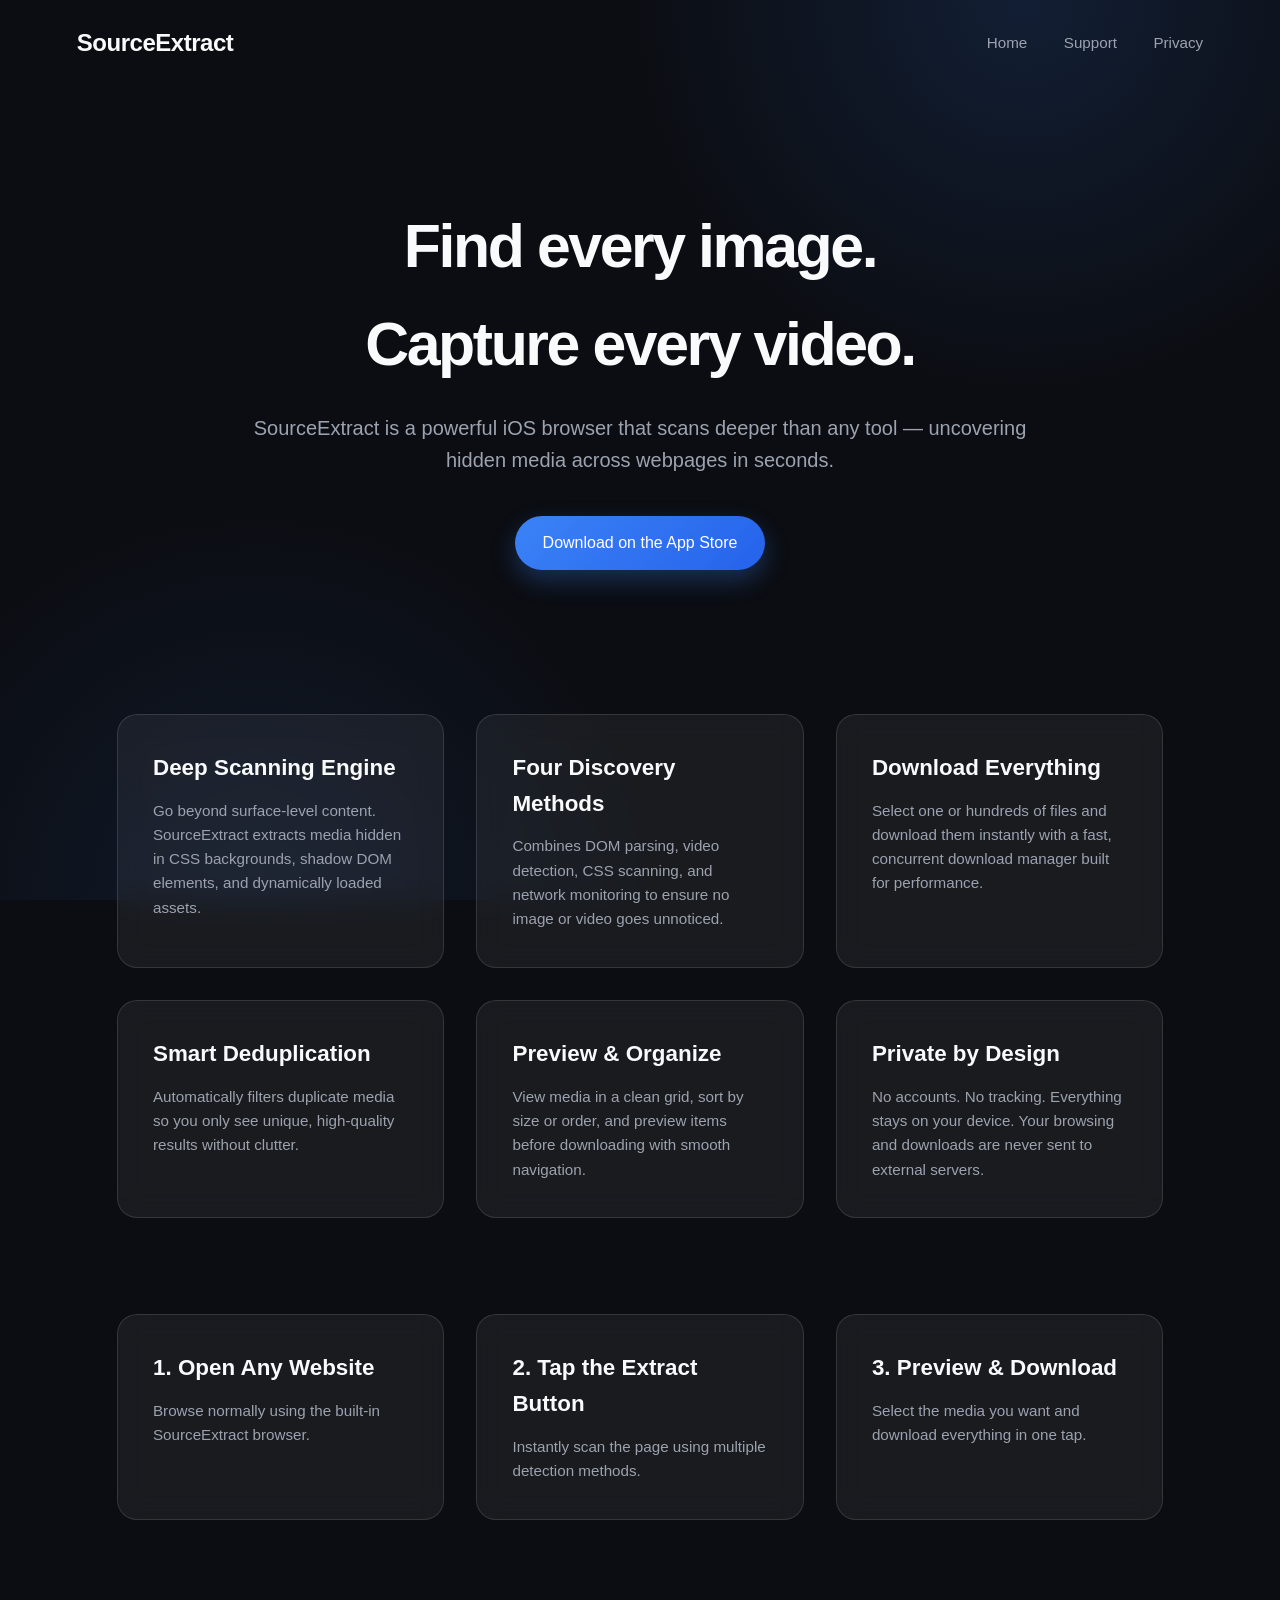
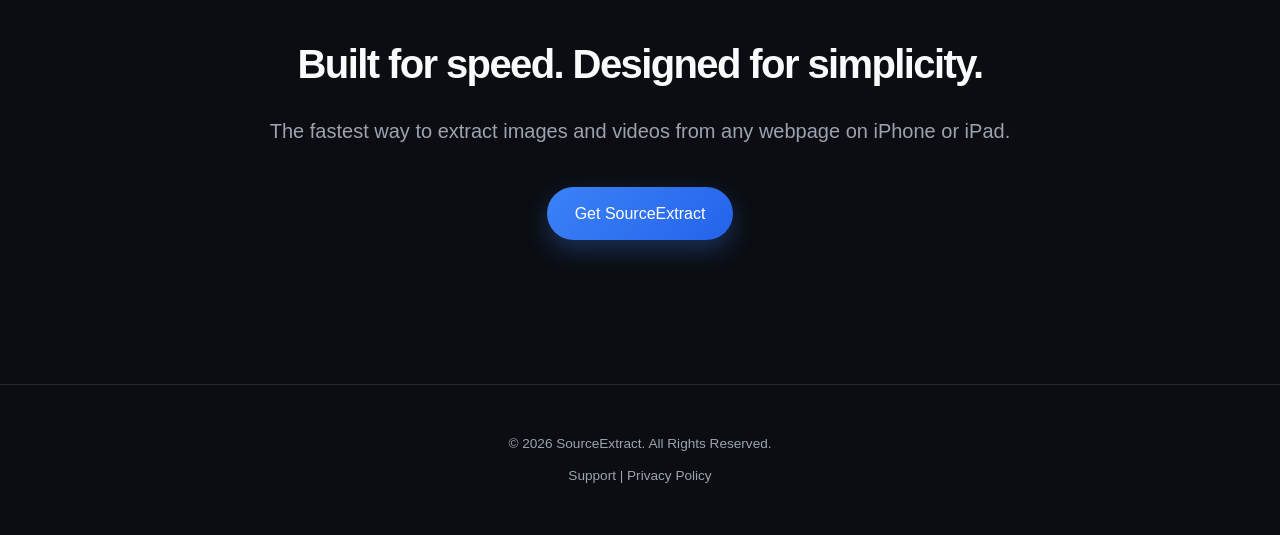
<file: index.html>
<!DOCTYPE html>
<html lang="en">
<head>
    <meta charset="UTF-8">
    <meta name="viewport" content="width=device-width, initial-scale=1.0">
    <title>SourceExtract - Web Media Extractor</title>
    <link rel="stylesheet" href="style.css">
</head>
<body>

    <header>
        <h2>SourceExtract</h2>
        <nav class="nav-links">
            <a href="index.html">Home</a>
            <a href="support.html">Support</a>
            <a href="privacy.html">Privacy</a>
        </nav>
    </header>

    <!-- HERO -->
    <section class="hero">
        <h1>Find every image.<br>Capture every video.</h1>

        <p>
            SourceExtract is a powerful iOS browser that scans deeper than any tool —
            uncovering hidden media across webpages in seconds.
        </p>

        <a href="#" class="cta">Download on the App Store</a>
    </section>

    <!-- CORE FEATURES -->
    <section class="features">

        <div class="card">
            <h3>Deep Scanning Engine</h3>
            <p>
                Go beyond surface-level content. SourceExtract extracts media hidden in
                CSS backgrounds, shadow DOM elements, and dynamically loaded assets.
            </p>
        </div>

        <div class="card">
            <h3>Four Discovery Methods</h3>
            <p>
                Combines DOM parsing, video detection, CSS scanning, and network monitoring
                to ensure no image or video goes unnoticed.
            </p>
        </div>

        <div class="card">
            <h3>Download Everything</h3>
            <p>
                Select one or hundreds of files and download them instantly with a fast,
                concurrent download manager built for performance.
            </p>
        </div>

        <div class="card">
            <h3>Smart Deduplication</h3>
            <p>
                Automatically filters duplicate media so you only see unique, high-quality
                results without clutter.
            </p>
        </div>

        <div class="card">
            <h3>Preview & Organize</h3>
            <p>
                View media in a clean grid, sort by size or order, and preview items
                before downloading with smooth navigation.
            </p>
        </div>

        <div class="card">
            <h3>Private by Design</h3>
            <p>
                No accounts. No tracking. Everything stays on your device. Your browsing
                and downloads are never sent to external servers.
            </p>
        </div>

    </section>

    <!-- HOW IT WORKS -->
    <section class="features" style="padding-top: 2rem;">
        <div class="card">
            <h3>1. Open Any Website</h3>
            <p>
                Browse normally using the built-in SourceExtract browser.
            </p>
        </div>

        <div class="card">
            <h3>2. Tap the Extract Button</h3>
            <p>
                Instantly scan the page using multiple detection methods.
            </p>
        </div>

        <div class="card">
            <h3>3. Preview & Download</h3>
            <p>
                Select the media you want and download everything in one tap.
            </p>
        </div>
    </section>

    <!-- CTA SECTION -->
    <section class="hero" style="padding-top: 3rem;">
        <h1 style="font-size: 2.5rem;">Built for speed. Designed for simplicity.</h1>
        <p>
            The fastest way to extract images and videos from any webpage on iPhone or iPad.
        </p>
        <a href="#" class="cta">Get SourceExtract</a>
    </section>

    <!-- FOOTER -->
    <footer>
        <p>&copy; 2026 SourceExtract. All Rights Reserved.</p>
        <p style="margin-top: 10px;">
            <a href="support.html" style="color: var(--text-secondary); text-decoration: none;">
                Support
            </a> |
            <a href="privacy.html" style="color: var(--text-secondary); text-decoration: none;">
                Privacy Policy
            </a>
        </p>
    </footer>

</body>
</html>
</file>
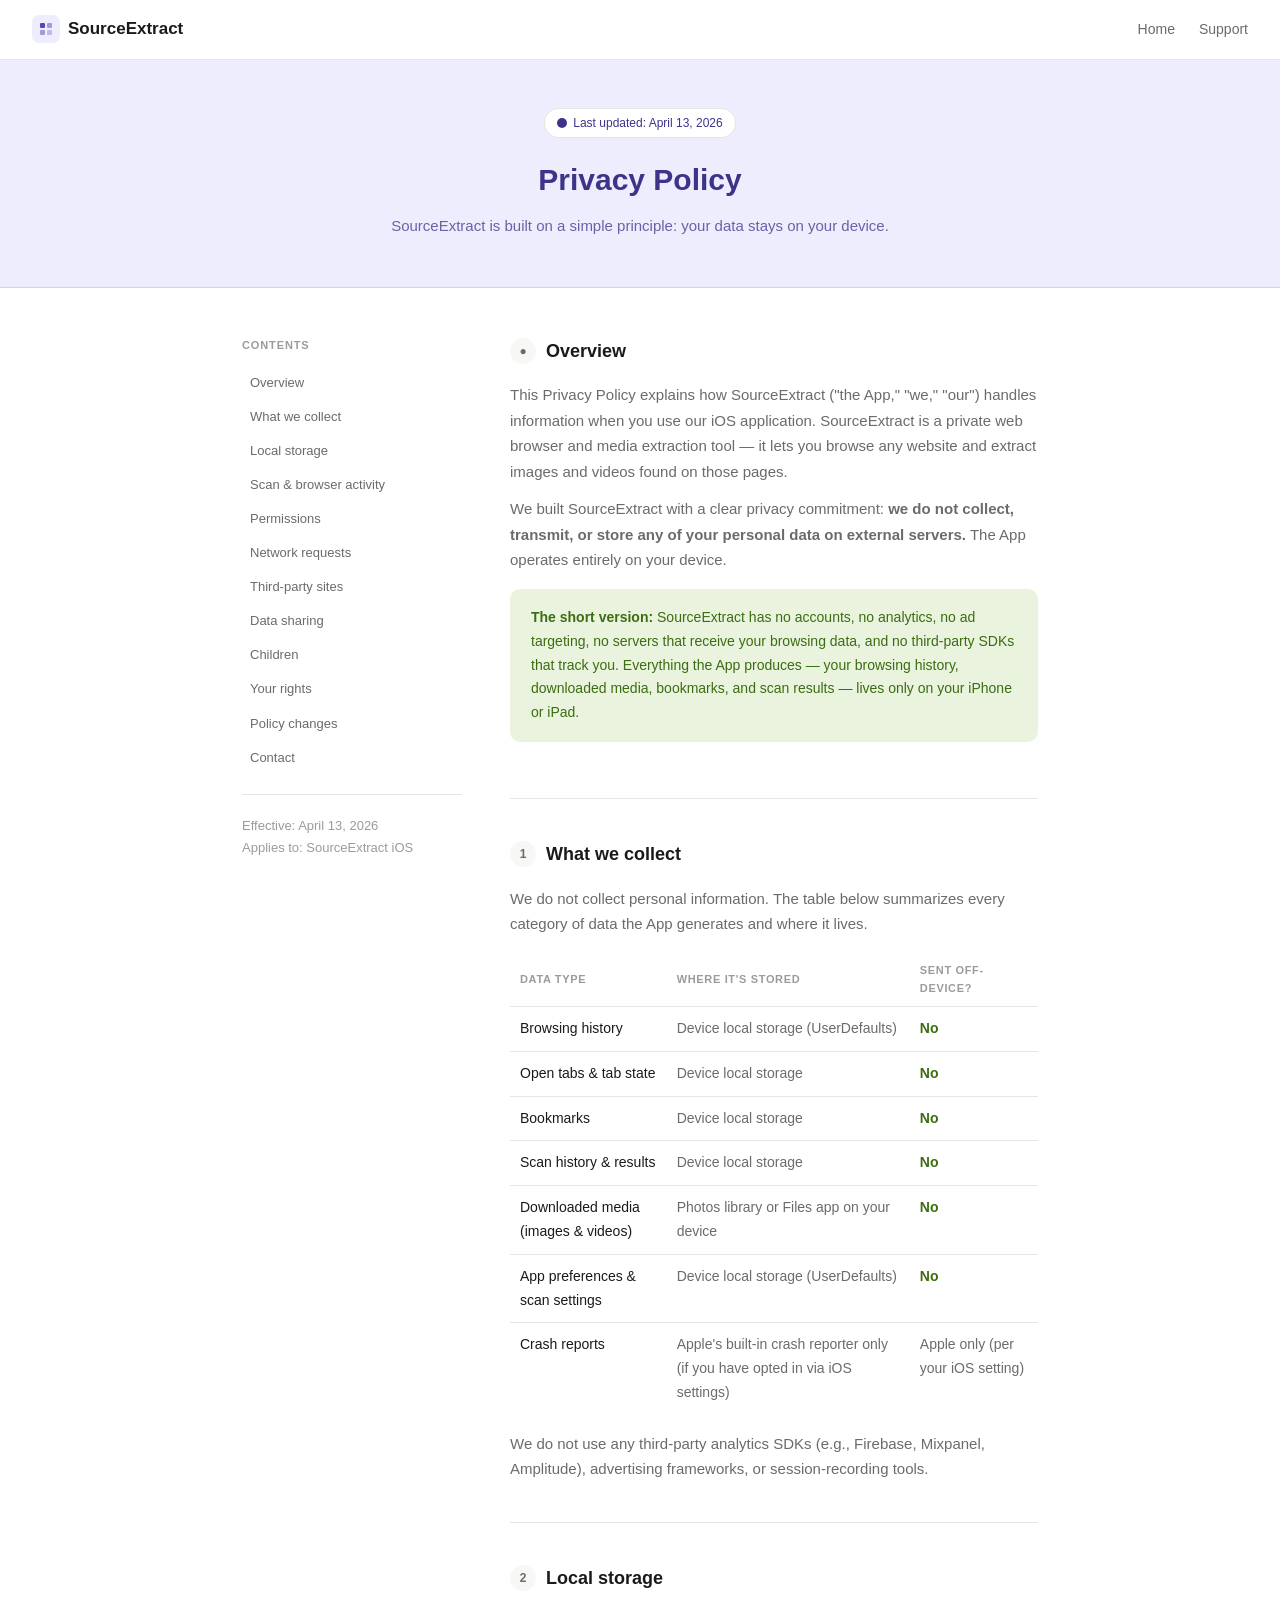
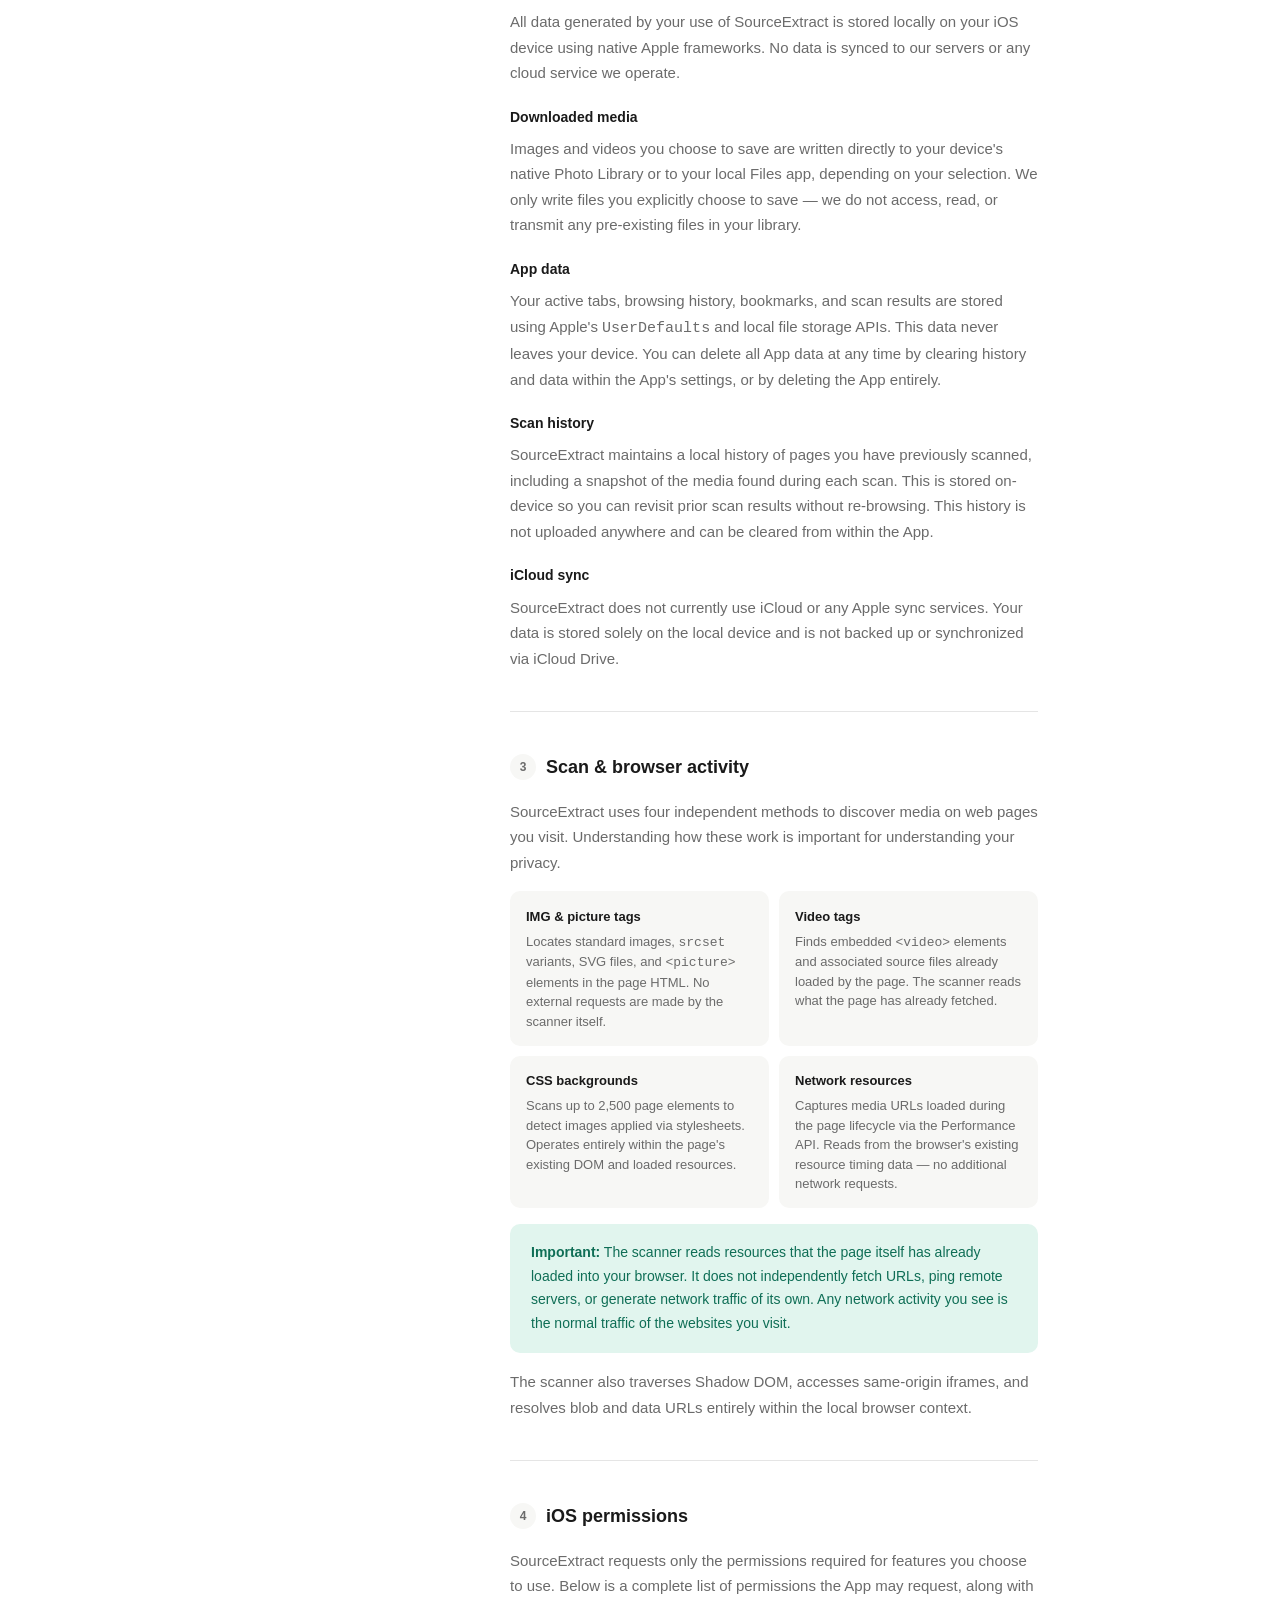
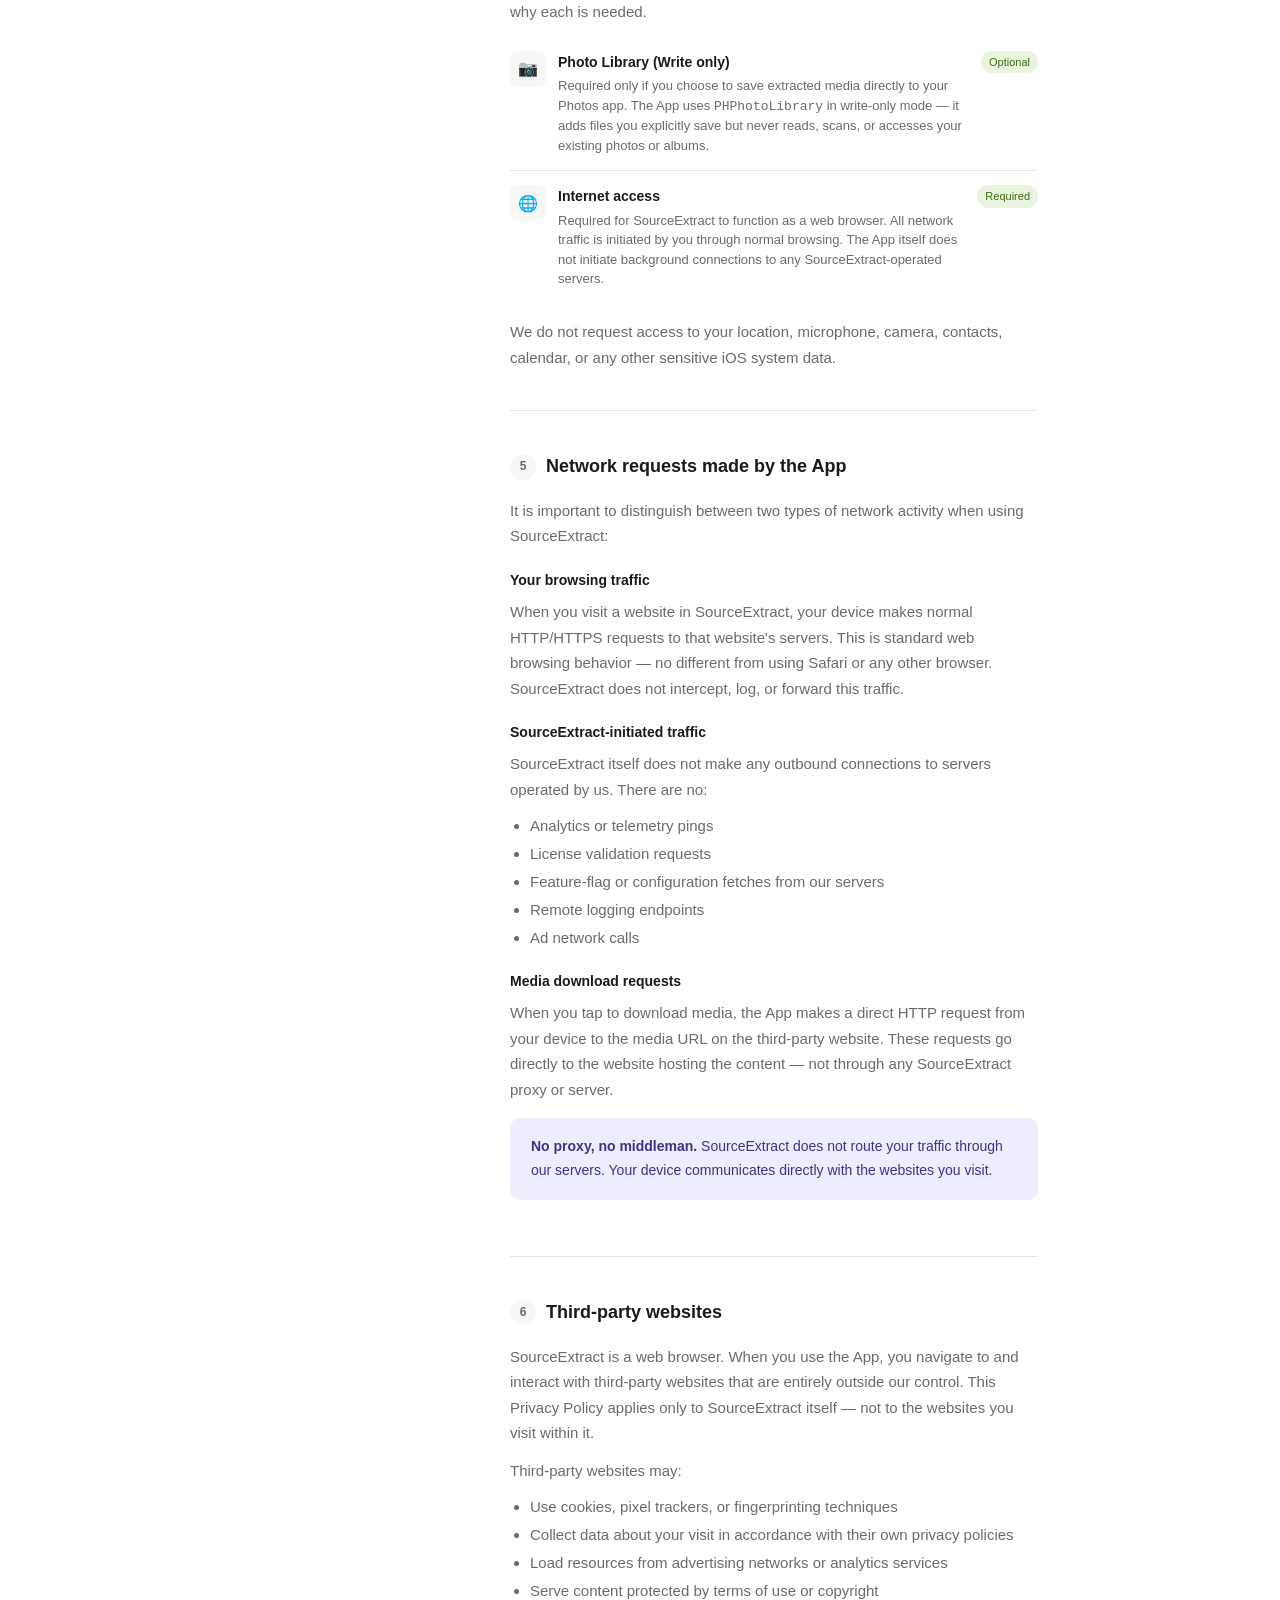
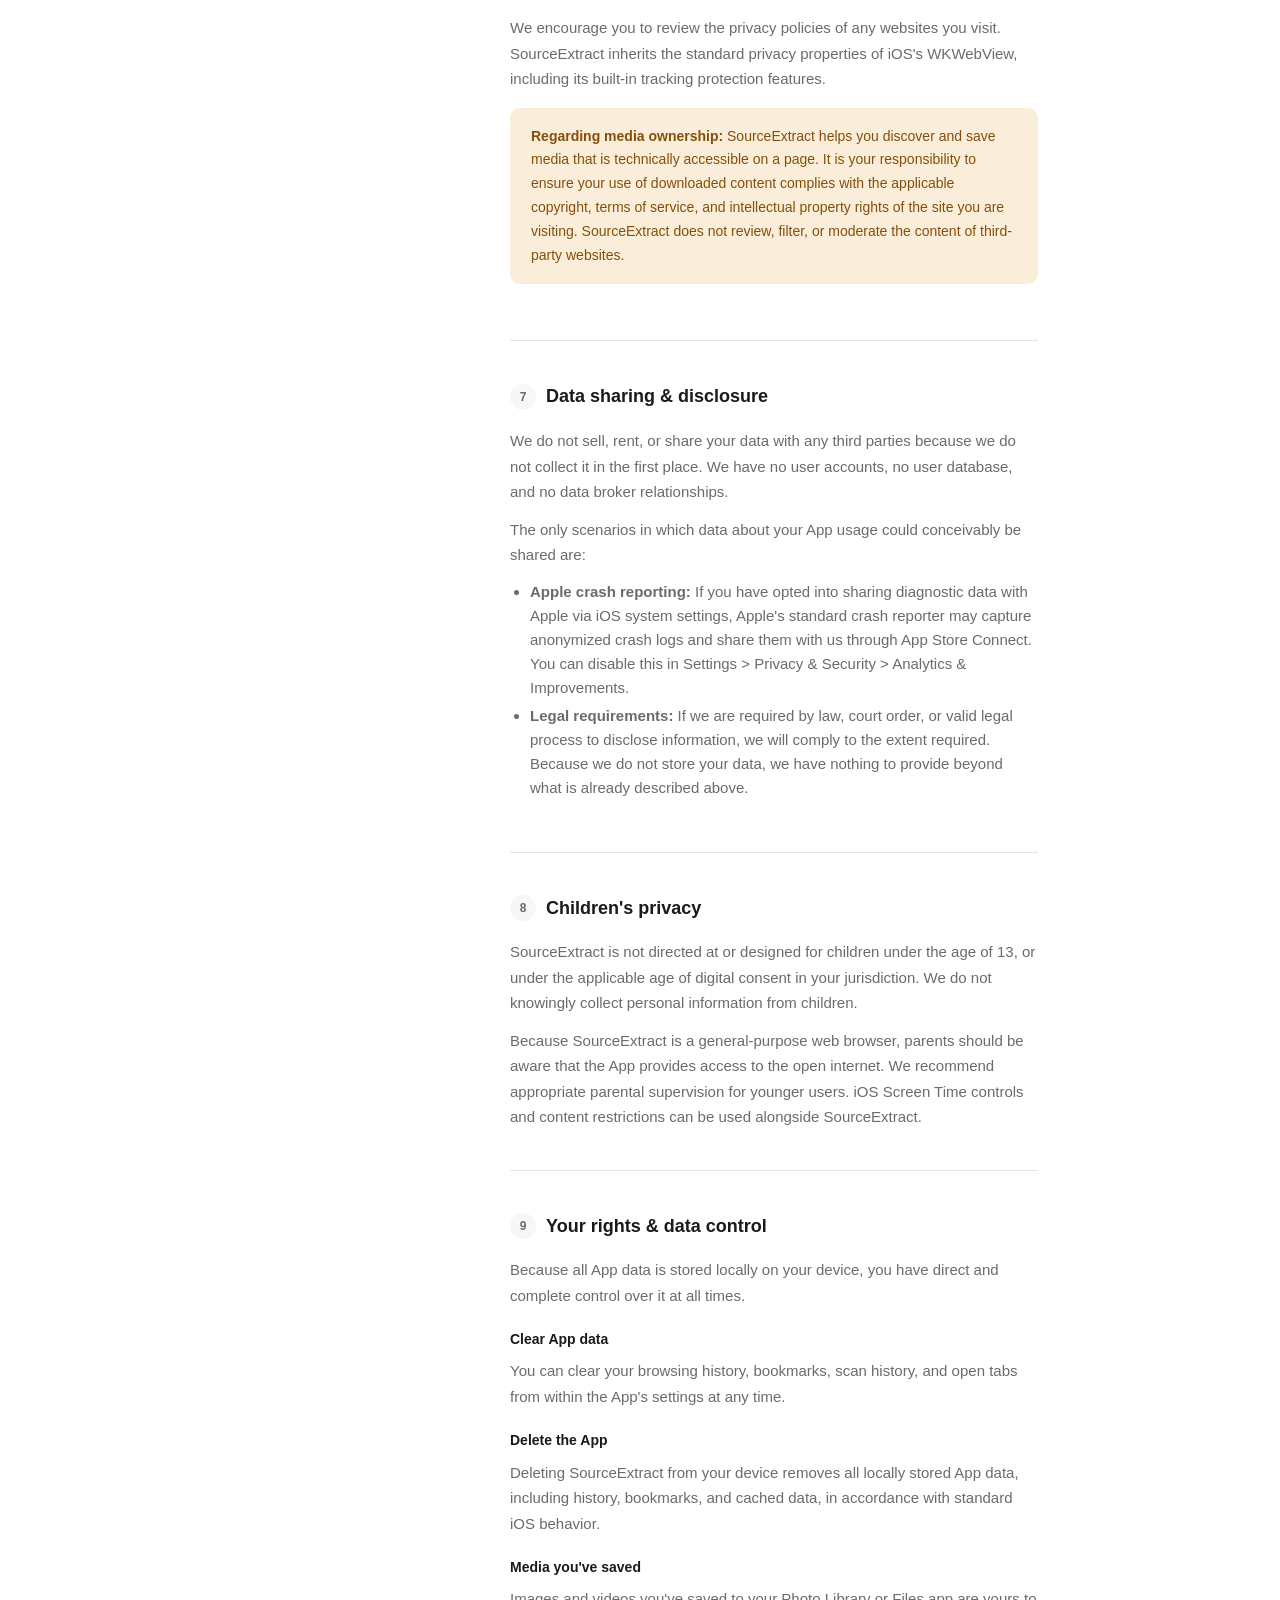
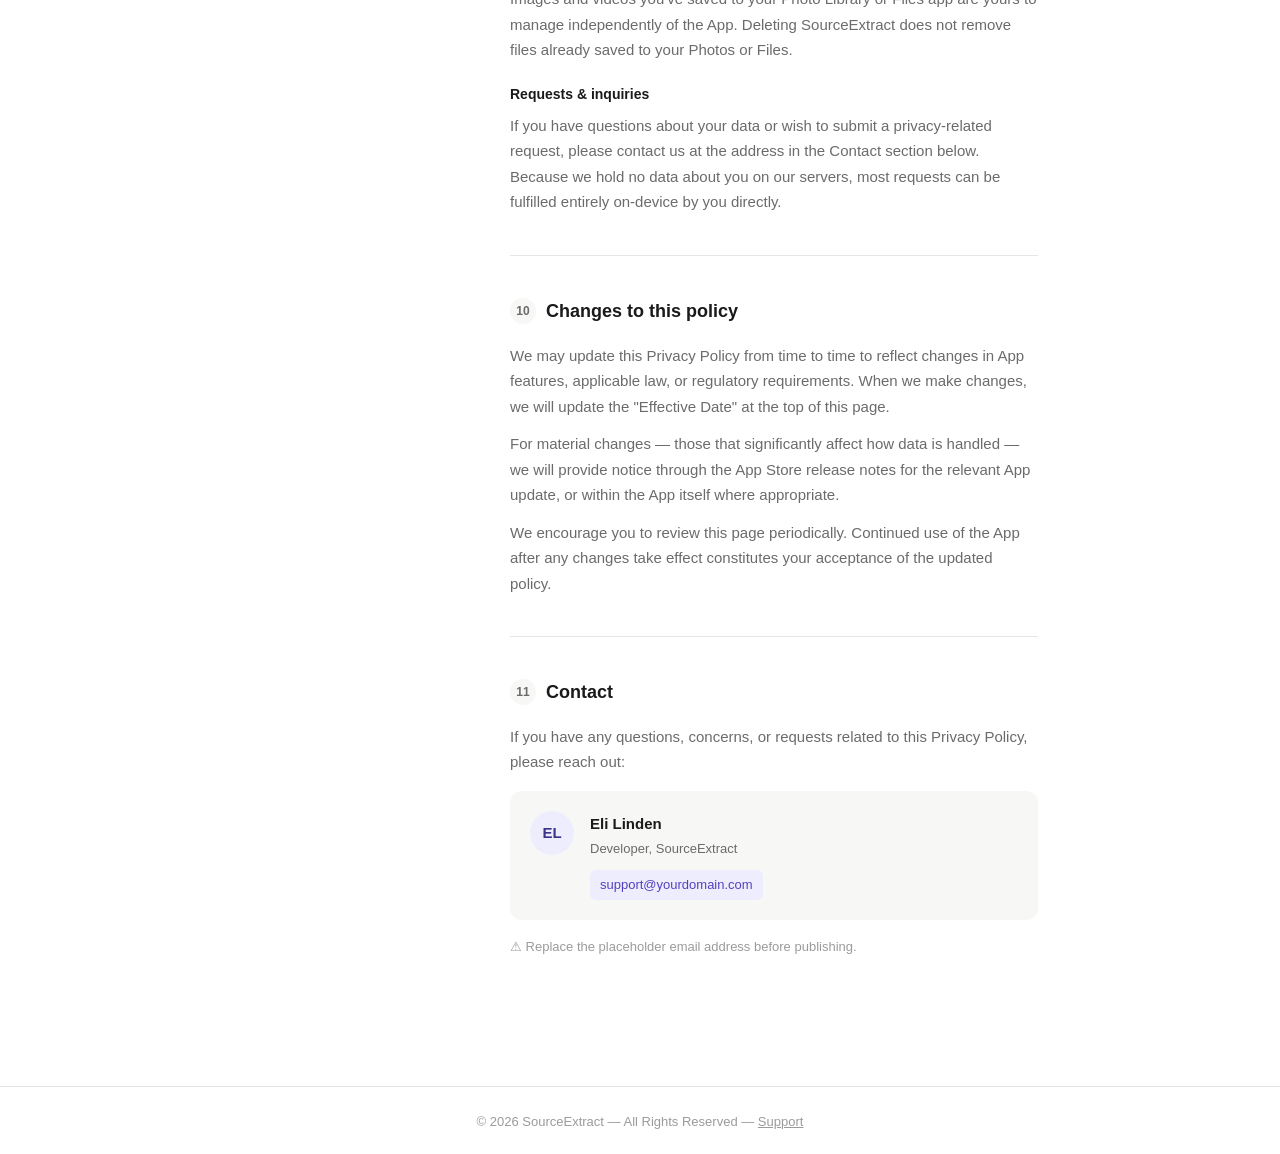
<file: privacy.html>
<!DOCTYPE html>
<html lang="en">
<head>
    <meta charset="UTF-8">
    <meta name="viewport" content="width=device-width, initial-scale=1.0">
    <title>Privacy Policy - SourceExtract</title>
    <style>
        :root {
            --bg: #ffffff;
            --bg-secondary: #f7f7f5;
            --bg-card: #ffffff;
            --text: #1a1a1a;
            --text-muted: #6b6b6b;
            --text-faint: #9b9b9b;
            --border: rgba(0,0,0,0.10);
            --accent: #5340c0;
            --accent-bg: #EEEDFE;
            --accent-text: #3C3489;
            --green-bg: #EAF3DE;
            --green-text: #3B6D11;
            --teal-bg: #E1F5EE;
            --teal-text: #0F6E56;
            --amber-bg: #FAEEDA;
            --amber-text: #854F0B;
        }
        @media (prefers-color-scheme: dark) {
            :root {
                --bg: #1a1a1a;
                --bg-secondary: #242424;
                --bg-card: #242424;
                --text: #f0f0f0;
                --text-muted: #a0a0a0;
                --text-faint: #666;
                --border: rgba(255,255,255,0.10);
                --accent: #8a7fe8;
                --accent-bg: #26215C;
                --accent-text: #CECBF6;
                --green-bg: #173404;
                --green-text: #C0DD97;
                --teal-bg: #04342C;
                --teal-text: #9FE1CB;
                --amber-bg: #412402;
                --amber-text: #FAC775;
            }
        }
        * { box-sizing: border-box; margin: 0; padding: 0; }
        body {
            font-family: -apple-system, BlinkMacSystemFont, "Segoe UI", sans-serif;
            background: var(--bg);
            color: var(--text);
            line-height: 1.7;
            font-size: 16px;
        }
        header {
            background: var(--bg);
            border-bottom: 0.5px solid var(--border);
            padding: 0 2rem;
            height: 60px;
            display: flex;
            align-items: center;
            justify-content: space-between;
            position: sticky;
            top: 0;
            z-index: 10;
        }
        .logo {
            font-size: 17px;
            font-weight: 600;
            color: var(--text);
            text-decoration: none;
            display: flex;
            align-items: center;
            gap: 8px;
        }
        .logo-icon {
            width: 28px;
            height: 28px;
            background: var(--accent-bg);
            border-radius: 7px;
            display: flex;
            align-items: center;
            justify-content: center;
        }
        .logo-icon svg { width: 16px; height: 16px; }
        nav { display: flex; gap: 1.5rem; }
        nav a {
            font-size: 14px;
            color: var(--text-muted);
            text-decoration: none;
        }
        nav a:hover { color: var(--text); }
        .hero {
            background: var(--accent-bg);
            border-bottom: 0.5px solid var(--border);
            padding: 3rem 2rem;
            text-align: center;
        }
        .hero-badge {
            display: inline-flex;
            align-items: center;
            gap: 6px;
            background: var(--bg-card);
            border: 0.5px solid var(--border);
            border-radius: 20px;
            padding: 4px 12px;
            font-size: 12px;
            color: var(--accent-text);
            font-weight: 500;
            margin-bottom: 1rem;
        }
        .hero h1 {
            font-size: 30px;
            font-weight: 600;
            color: var(--accent-text);
            margin-bottom: 0.5rem;
        }
        .hero p {
            font-size: 15px;
            color: var(--accent-text);
            opacity: 0.75;
        }
        .main-layout {
            max-width: 860px;
            margin: 0 auto;
            padding: 3rem 2rem;
            display: grid;
            grid-template-columns: 220px 1fr;
            gap: 3rem;
            align-items: start;
        }
        @media (max-width: 680px) {
            .main-layout { grid-template-columns: 1fr; }
            .sidebar { display: none; }
        }
        .sidebar {
            position: sticky;
            top: 80px;
        }
        .sidebar-label {
            font-size: 11px;
            font-weight: 600;
            text-transform: uppercase;
            letter-spacing: 0.08em;
            color: var(--text-faint);
            margin-bottom: 0.75rem;
        }
        .sidebar-nav { display: flex; flex-direction: column; gap: 2px; }
        .sidebar-nav a {
            font-size: 13px;
            color: var(--text-muted);
            text-decoration: none;
            padding: 5px 8px;
            border-radius: 6px;
            transition: background 0.1s;
        }
        .sidebar-nav a:hover {
            background: var(--bg-secondary);
            color: var(--text);
        }
        .content section {
            margin-bottom: 2.5rem;
            padding-bottom: 2.5rem;
            border-bottom: 0.5px solid var(--border);
        }
        .content section:last-of-type { border-bottom: none; }
        .section-header {
            display: flex;
            align-items: center;
            gap: 10px;
            margin-bottom: 1rem;
        }
        .section-num {
            width: 26px;
            height: 26px;
            background: var(--bg-secondary);
            border-radius: 50%;
            font-size: 12px;
            font-weight: 600;
            color: var(--text-muted);
            display: flex;
            align-items: center;
            justify-content: center;
            flex-shrink: 0;
        }
        h2 {
            font-size: 18px;
            font-weight: 600;
            color: var(--text);
        }
        h3 {
            font-size: 14px;
            font-weight: 600;
            color: var(--text);
            margin: 1.25rem 0 0.4rem;
        }
        p { color: var(--text-muted); margin-bottom: 0.75rem; font-size: 15px; }
        p:last-child { margin-bottom: 0; }
        .highlight-box {
            border: 0.5px solid var(--border);
            border-radius: 10px;
            padding: 1rem 1.25rem;
            margin: 1rem 0;
        }
        .highlight-box.green {
            background: var(--green-bg);
            border-color: transparent;
        }
        .highlight-box.green p { color: var(--green-text); }
        .highlight-box.teal {
            background: var(--teal-bg);
            border-color: transparent;
        }
        .highlight-box.teal p { color: var(--teal-text); }
        .highlight-box.amber {
            background: var(--amber-bg);
            border-color: transparent;
        }
        .highlight-box.amber p { color: var(--amber-text); }
        .highlight-box.accent {
            background: var(--accent-bg);
            border-color: transparent;
        }
        .highlight-box.accent p { color: var(--accent-text); }
        .highlight-box p { font-size: 14px; margin-bottom: 0; }
        .highlight-box strong { font-weight: 600; }
        .method-grid {
            display: grid;
            grid-template-columns: 1fr 1fr;
            gap: 10px;
            margin: 1rem 0;
        }
        @media (max-width: 480px) { .method-grid { grid-template-columns: 1fr; } }
        .method-card {
            background: var(--bg-secondary);
            border-radius: 10px;
            padding: 0.9rem 1rem;
        }
        .method-card .method-title {
            font-size: 13px;
            font-weight: 600;
            color: var(--text);
            margin-bottom: 4px;
        }
        .method-card p {
            font-size: 13px;
            margin: 0;
            line-height: 1.5;
        }
        .permission-row {
            display: flex;
            gap: 12px;
            padding: 0.9rem 0;
            border-bottom: 0.5px solid var(--border);
        }
        .permission-row:last-child { border-bottom: none; }
        .perm-icon {
            width: 36px;
            height: 36px;
            background: var(--bg-secondary);
            border-radius: 8px;
            display: flex;
            align-items: center;
            justify-content: center;
            flex-shrink: 0;
            font-size: 16px;
        }
        .perm-content { flex: 1; }
        .perm-title { font-size: 14px; font-weight: 600; color: var(--text); margin-bottom: 2px; }
        .perm-desc { font-size: 13px; color: var(--text-muted); margin: 0; line-height: 1.5; }
        .perm-badge {
            font-size: 11px;
            font-weight: 500;
            padding: 2px 8px;
            border-radius: 20px;
            align-self: flex-start;
            white-space: nowrap;
        }
        .badge-optional {
            background: var(--green-bg);
            color: var(--green-text);
        }
        .data-table {
            width: 100%;
            border-collapse: collapse;
            font-size: 14px;
            margin: 1rem 0;
        }
        .data-table th {
            font-size: 11px;
            font-weight: 600;
            text-transform: uppercase;
            letter-spacing: 0.06em;
            color: var(--text-faint);
            padding: 8px 10px;
            text-align: left;
            border-bottom: 0.5px solid var(--border);
        }
        .data-table td {
            padding: 10px;
            color: var(--text-muted);
            border-bottom: 0.5px solid var(--border);
            vertical-align: top;
        }
        .data-table tr:last-child td { border-bottom: none; }
        .data-table td:first-child { color: var(--text); font-weight: 500; }
        .dot-no { color: var(--green-text); font-weight: 600; }
        .contact-card {
            background: var(--bg-secondary);
            border-radius: 12px;
            padding: 1.25rem;
            display: flex;
            gap: 1rem;
            align-items: flex-start;
            margin-top: 1rem;
        }
        .contact-avatar {
            width: 44px;
            height: 44px;
            background: var(--accent-bg);
            border-radius: 50%;
            display: flex;
            align-items: center;
            justify-content: center;
            font-size: 15px;
            font-weight: 600;
            color: var(--accent-text);
            flex-shrink: 0;
        }
        .contact-info .name { font-size: 15px; font-weight: 600; color: var(--text); margin-bottom: 2px; }
        .contact-info .role { font-size: 13px; color: var(--text-muted); margin-bottom: 10px; }
        .contact-info a {
            display: inline-block;
            font-size: 13px;
            color: var(--accent);
            text-decoration: none;
            background: var(--accent-bg);
            padding: 4px 10px;
            border-radius: 6px;
        }
        .toc-meta {
            font-size: 13px;
            color: var(--text-faint);
            margin-top: 1.25rem;
            padding-top: 1.25rem;
            border-top: 0.5px solid var(--border);
        }
        footer {
            border-top: 0.5px solid var(--border);
            padding: 1.5rem 2rem;
            text-align: center;
        }
        footer p { font-size: 13px; color: var(--text-faint); margin: 0; }
        ul.prose-list {
            padding-left: 1.25rem;
            margin: 0.5rem 0 0.75rem;
        }
        ul.prose-list li {
            font-size: 15px;
            color: var(--text-muted);
            margin-bottom: 4px;
            line-height: 1.6;
        }
    </style>
</head>
<body>

<header>
    <a href="index.html" class="logo">
        <div class="logo-icon">
            <svg viewBox="0 0 16 16" fill="none" xmlns="http://www.w3.org/2000/svg">
                <rect x="2" y="2" width="5" height="5" rx="1" fill="#534AB7"/>
                <rect x="9" y="2" width="5" height="5" rx="1" fill="#534AB7" opacity="0.5"/>
                <rect x="2" y="9" width="5" height="5" rx="1" fill="#534AB7" opacity="0.5"/>
                <rect x="9" y="9" width="5" height="5" rx="1" fill="#534AB7" opacity="0.3"/>
            </svg>
        </div>
        SourceExtract
    </a>
    <nav>
        <a href="index.html">Home</a>
        <a href="support.html">Support</a>
    </nav>
</header>

<div class="hero">
    <div class="hero-badge">
        <svg width="10" height="10" viewBox="0 0 10 10" fill="none"><circle cx="5" cy="5" r="5" fill="#3C3489"/></svg>
        Last updated: April 13, 2026
    </div>
    <h1>Privacy Policy</h1>
    <p>SourceExtract is built on a simple principle: your data stays on your device.</p>
</div>

<div class="main-layout">

    <aside class="sidebar">
        <div class="sidebar-label">Contents</div>
        <nav class="sidebar-nav">
            <a href="#overview">Overview</a>
            <a href="#data-collected">What we collect</a>
            <a href="#local-storage">Local storage</a>
            <a href="#scan-activity">Scan &amp; browser activity</a>
            <a href="#permissions">Permissions</a>
            <a href="#network">Network requests</a>
            <a href="#third-party">Third-party sites</a>
            <a href="#data-sharing">Data sharing</a>
            <a href="#children">Children</a>
            <a href="#your-rights">Your rights</a>
            <a href="#changes">Policy changes</a>
            <a href="#contact">Contact</a>
        </nav>
        <div class="toc-meta">
            Effective: April 13, 2026<br>
            Applies to: SourceExtract iOS
        </div>
    </aside>

    <div class="content">

        <section id="overview">
            <div class="section-header">
                <div class="section-num">&#9679;</div>
                <h2>Overview</h2>
            </div>
            <p>This Privacy Policy explains how SourceExtract ("the App," "we," "our") handles information when you use our iOS application. SourceExtract is a private web browser and media extraction tool — it lets you browse any website and extract images and videos found on those pages.</p>
            <p>We built SourceExtract with a clear privacy commitment: <strong>we do not collect, transmit, or store any of your personal data on external servers.</strong> The App operates entirely on your device.</p>
            <div class="highlight-box green">
                <p><strong>The short version:</strong> SourceExtract has no accounts, no analytics, no ad targeting, no servers that receive your browsing data, and no third-party SDKs that track you. Everything the App produces — your browsing history, downloaded media, bookmarks, and scan results — lives only on your iPhone or iPad.</p>
            </div>
        </section>

        <section id="data-collected">
            <div class="section-header">
                <div class="section-num">1</div>
                <h2>What we collect</h2>
            </div>
            <p>We do not collect personal information. The table below summarizes every category of data the App generates and where it lives.</p>
            <table class="data-table">
                <thead>
                    <tr>
                        <th>Data type</th>
                        <th>Where it's stored</th>
                        <th>Sent off-device?</th>
                    </tr>
                </thead>
                <tbody>
                    <tr>
                        <td>Browsing history</td>
                        <td>Device local storage (UserDefaults)</td>
                        <td><span class="dot-no">No</span></td>
                    </tr>
                    <tr>
                        <td>Open tabs &amp; tab state</td>
                        <td>Device local storage</td>
                        <td><span class="dot-no">No</span></td>
                    </tr>
                    <tr>
                        <td>Bookmarks</td>
                        <td>Device local storage</td>
                        <td><span class="dot-no">No</span></td>
                    </tr>
                    <tr>
                        <td>Scan history &amp; results</td>
                        <td>Device local storage</td>
                        <td><span class="dot-no">No</span></td>
                    </tr>
                    <tr>
                        <td>Downloaded media (images &amp; videos)</td>
                        <td>Photos library or Files app on your device</td>
                        <td><span class="dot-no">No</span></td>
                    </tr>
                    <tr>
                        <td>App preferences &amp; scan settings</td>
                        <td>Device local storage (UserDefaults)</td>
                        <td><span class="dot-no">No</span></td>
                    </tr>
                    <tr>
                        <td>Crash reports</td>
                        <td>Apple's built-in crash reporter only (if you have opted in via iOS settings)</td>
                        <td>Apple only (per your iOS setting)</td>
                    </tr>
                </tbody>
            </table>
            <p>We do not use any third-party analytics SDKs (e.g., Firebase, Mixpanel, Amplitude), advertising frameworks, or session-recording tools.</p>
        </section>

        <section id="local-storage">
            <div class="section-header">
                <div class="section-num">2</div>
                <h2>Local storage</h2>
            </div>
            <p>All data generated by your use of SourceExtract is stored locally on your iOS device using native Apple frameworks. No data is synced to our servers or any cloud service we operate.</p>

            <h3>Downloaded media</h3>
            <p>Images and videos you choose to save are written directly to your device's native Photo Library or to your local Files app, depending on your selection. We only write files you explicitly choose to save — we do not access, read, or transmit any pre-existing files in your library.</p>

            <h3>App data</h3>
            <p>Your active tabs, browsing history, bookmarks, and scan results are stored using Apple's <code>UserDefaults</code> and local file storage APIs. This data never leaves your device. You can delete all App data at any time by clearing history and data within the App's settings, or by deleting the App entirely.</p>

            <h3>Scan history</h3>
            <p>SourceExtract maintains a local history of pages you have previously scanned, including a snapshot of the media found during each scan. This is stored on-device so you can revisit prior scan results without re-browsing. This history is not uploaded anywhere and can be cleared from within the App.</p>

            <h3>iCloud sync</h3>
            <p>SourceExtract does not currently use iCloud or any Apple sync services. Your data is stored solely on the local device and is not backed up or synchronized via iCloud Drive.</p>
        </section>

        <section id="scan-activity">
            <div class="section-header">
                <div class="section-num">3</div>
                <h2>Scan &amp; browser activity</h2>
            </div>
            <p>SourceExtract uses four independent methods to discover media on web pages you visit. Understanding how these work is important for understanding your privacy.</p>

            <div class="method-grid">
                <div class="method-card">
                    <div class="method-title">IMG &amp; picture tags</div>
                    <p>Locates standard images, <code>srcset</code> variants, SVG files, and <code>&lt;picture&gt;</code> elements in the page HTML. No external requests are made by the scanner itself.</p>
                </div>
                <div class="method-card">
                    <div class="method-title">Video tags</div>
                    <p>Finds embedded <code>&lt;video&gt;</code> elements and associated source files already loaded by the page. The scanner reads what the page has already fetched.</p>
                </div>
                <div class="method-card">
                    <div class="method-title">CSS backgrounds</div>
                    <p>Scans up to 2,500 page elements to detect images applied via stylesheets. Operates entirely within the page's existing DOM and loaded resources.</p>
                </div>
                <div class="method-card">
                    <div class="method-title">Network resources</div>
                    <p>Captures media URLs loaded during the page lifecycle via the Performance API. Reads from the browser's existing resource timing data — no additional network requests.</p>
                </div>
            </div>

            <div class="highlight-box teal">
                <p><strong>Important:</strong> The scanner reads resources that the page itself has already loaded into your browser. It does not independently fetch URLs, ping remote servers, or generate network traffic of its own. Any network activity you see is the normal traffic of the websites you visit.</p>
            </div>

            <p>The scanner also traverses Shadow DOM, accesses same-origin iframes, and resolves blob and data URLs entirely within the local browser context.</p>
        </section>

        <section id="permissions">
            <div class="section-header">
                <div class="section-num">4</div>
                <h2>iOS permissions</h2>
            </div>
            <p>SourceExtract requests only the permissions required for features you choose to use. Below is a complete list of permissions the App may request, along with why each is needed.</p>

            <div style="margin-top: 0.5rem;">
                <div class="permission-row">
                    <div class="perm-icon">&#128247;</div>
                    <div class="perm-content">
                        <div class="perm-title">Photo Library (Write only)</div>
                        <p class="perm-desc">Required only if you choose to save extracted media directly to your Photos app. The App uses <code>PHPhotoLibrary</code> in write-only mode — it adds files you explicitly save but never reads, scans, or accesses your existing photos or albums.</p>
                    </div>
                    <span class="perm-badge badge-optional">Optional</span>
                </div>
                <div class="permission-row">
                    <div class="perm-icon">&#127760;</div>
                    <div class="perm-content">
                        <div class="perm-title">Internet access</div>
                        <p class="perm-desc">Required for SourceExtract to function as a web browser. All network traffic is initiated by you through normal browsing. The App itself does not initiate background connections to any SourceExtract-operated servers.</p>
                    </div>
                    <span class="perm-badge badge-optional">Required</span>
                </div>
            </div>
            <p style="margin-top: 1rem;">We do not request access to your location, microphone, camera, contacts, calendar, or any other sensitive iOS system data.</p>
        </section>

        <section id="network">
            <div class="section-header">
                <div class="section-num">5</div>
                <h2>Network requests made by the App</h2>
            </div>
            <p>It is important to distinguish between two types of network activity when using SourceExtract:</p>

            <h3>Your browsing traffic</h3>
            <p>When you visit a website in SourceExtract, your device makes normal HTTP/HTTPS requests to that website's servers. This is standard web browsing behavior — no different from using Safari or any other browser. SourceExtract does not intercept, log, or forward this traffic.</p>

            <h3>SourceExtract-initiated traffic</h3>
            <p>SourceExtract itself does not make any outbound connections to servers operated by us. There are no:</p>
            <ul class="prose-list">
                <li>Analytics or telemetry pings</li>
                <li>License validation requests</li>
                <li>Feature-flag or configuration fetches from our servers</li>
                <li>Remote logging endpoints</li>
                <li>Ad network calls</li>
            </ul>

            <h3>Media download requests</h3>
            <p>When you tap to download media, the App makes a direct HTTP request from your device to the media URL on the third-party website. These requests go directly to the website hosting the content — not through any SourceExtract proxy or server.</p>

            <div class="highlight-box accent">
                <p><strong>No proxy, no middleman.</strong> SourceExtract does not route your traffic through our servers. Your device communicates directly with the websites you visit.</p>
            </div>
        </section>

        <section id="third-party">
            <div class="section-header">
                <div class="section-num">6</div>
                <h2>Third-party websites</h2>
            </div>
            <p>SourceExtract is a web browser. When you use the App, you navigate to and interact with third-party websites that are entirely outside our control. This Privacy Policy applies only to SourceExtract itself — not to the websites you visit within it.</p>
            <p>Third-party websites may:</p>
            <ul class="prose-list">
                <li>Use cookies, pixel trackers, or fingerprinting techniques</li>
                <li>Collect data about your visit in accordance with their own privacy policies</li>
                <li>Load resources from advertising networks or analytics services</li>
                <li>Serve content protected by terms of use or copyright</li>
            </ul>
            <p>We encourage you to review the privacy policies of any websites you visit. SourceExtract inherits the standard privacy properties of iOS's WKWebView, including its built-in tracking protection features.</p>
            <div class="highlight-box amber">
                <p><strong>Regarding media ownership:</strong> SourceExtract helps you discover and save media that is technically accessible on a page. It is your responsibility to ensure your use of downloaded content complies with the applicable copyright, terms of service, and intellectual property rights of the site you are visiting. SourceExtract does not review, filter, or moderate the content of third-party websites.</p>
            </div>
        </section>

        <section id="data-sharing">
            <div class="section-header">
                <div class="section-num">7</div>
                <h2>Data sharing &amp; disclosure</h2>
            </div>
            <p>We do not sell, rent, or share your data with any third parties because we do not collect it in the first place. We have no user accounts, no user database, and no data broker relationships.</p>
            <p>The only scenarios in which data about your App usage could conceivably be shared are:</p>
            <ul class="prose-list">
                <li><strong>Apple crash reporting:</strong> If you have opted into sharing diagnostic data with Apple via iOS system settings, Apple's standard crash reporter may capture anonymized crash logs and share them with us through App Store Connect. You can disable this in Settings &gt; Privacy &amp; Security &gt; Analytics &amp; Improvements.</li>
                <li><strong>Legal requirements:</strong> If we are required by law, court order, or valid legal process to disclose information, we will comply to the extent required. Because we do not store your data, we have nothing to provide beyond what is already described above.</li>
            </ul>
        </section>

        <section id="children">
            <div class="section-header">
                <div class="section-num">8</div>
                <h2>Children's privacy</h2>
            </div>
            <p>SourceExtract is not directed at or designed for children under the age of 13, or under the applicable age of digital consent in your jurisdiction. We do not knowingly collect personal information from children.</p>
            <p>Because SourceExtract is a general-purpose web browser, parents should be aware that the App provides access to the open internet. We recommend appropriate parental supervision for younger users. iOS Screen Time controls and content restrictions can be used alongside SourceExtract.</p>
        </section>

        <section id="your-rights">
            <div class="section-header">
                <div class="section-num">9</div>
                <h2>Your rights &amp; data control</h2>
            </div>
            <p>Because all App data is stored locally on your device, you have direct and complete control over it at all times.</p>
            <h3>Clear App data</h3>
            <p>You can clear your browsing history, bookmarks, scan history, and open tabs from within the App's settings at any time.</p>
            <h3>Delete the App</h3>
            <p>Deleting SourceExtract from your device removes all locally stored App data, including history, bookmarks, and cached data, in accordance with standard iOS behavior.</p>
            <h3>Media you've saved</h3>
            <p>Images and videos you've saved to your Photo Library or Files app are yours to manage independently of the App. Deleting SourceExtract does not remove files already saved to your Photos or Files.</p>
            <h3>Requests &amp; inquiries</h3>
            <p>If you have questions about your data or wish to submit a privacy-related request, please contact us at the address in the Contact section below. Because we hold no data about you on our servers, most requests can be fulfilled entirely on-device by you directly.</p>
        </section>

        <section id="changes">
            <div class="section-header">
                <div class="section-num">10</div>
                <h2>Changes to this policy</h2>
            </div>
            <p>We may update this Privacy Policy from time to time to reflect changes in App features, applicable law, or regulatory requirements. When we make changes, we will update the "Effective Date" at the top of this page.</p>
            <p>For material changes — those that significantly affect how data is handled — we will provide notice through the App Store release notes for the relevant App update, or within the App itself where appropriate.</p>
            <p>We encourage you to review this page periodically. Continued use of the App after any changes take effect constitutes your acceptance of the updated policy.</p>
        </section>

        <section id="contact">
            <div class="section-header">
                <div class="section-num">11</div>
                <h2>Contact</h2>
            </div>
            <p>If you have any questions, concerns, or requests related to this Privacy Policy, please reach out:</p>
            <div class="contact-card">
                <div class="contact-avatar">EL</div>
                <div class="contact-info">
                    <div class="name">Eli Linden</div>
                    <div class="role">Developer, SourceExtract</div>
                    <a href="mailto:support@yourdomain.com">support@yourdomain.com</a>
                </div>
            </div>
            <p style="margin-top: 1rem; font-size: 13px; color: var(--text-faint);">&#9888; Replace the placeholder email address before publishing.</p>
        </section>

    </div>
</div>

<footer>
    <p>&copy; 2026 SourceExtract &mdash; All Rights Reserved &mdash; <a href="support.html" style="color: inherit;">Support</a></p>
</footer>

</body>
</html>
</file>
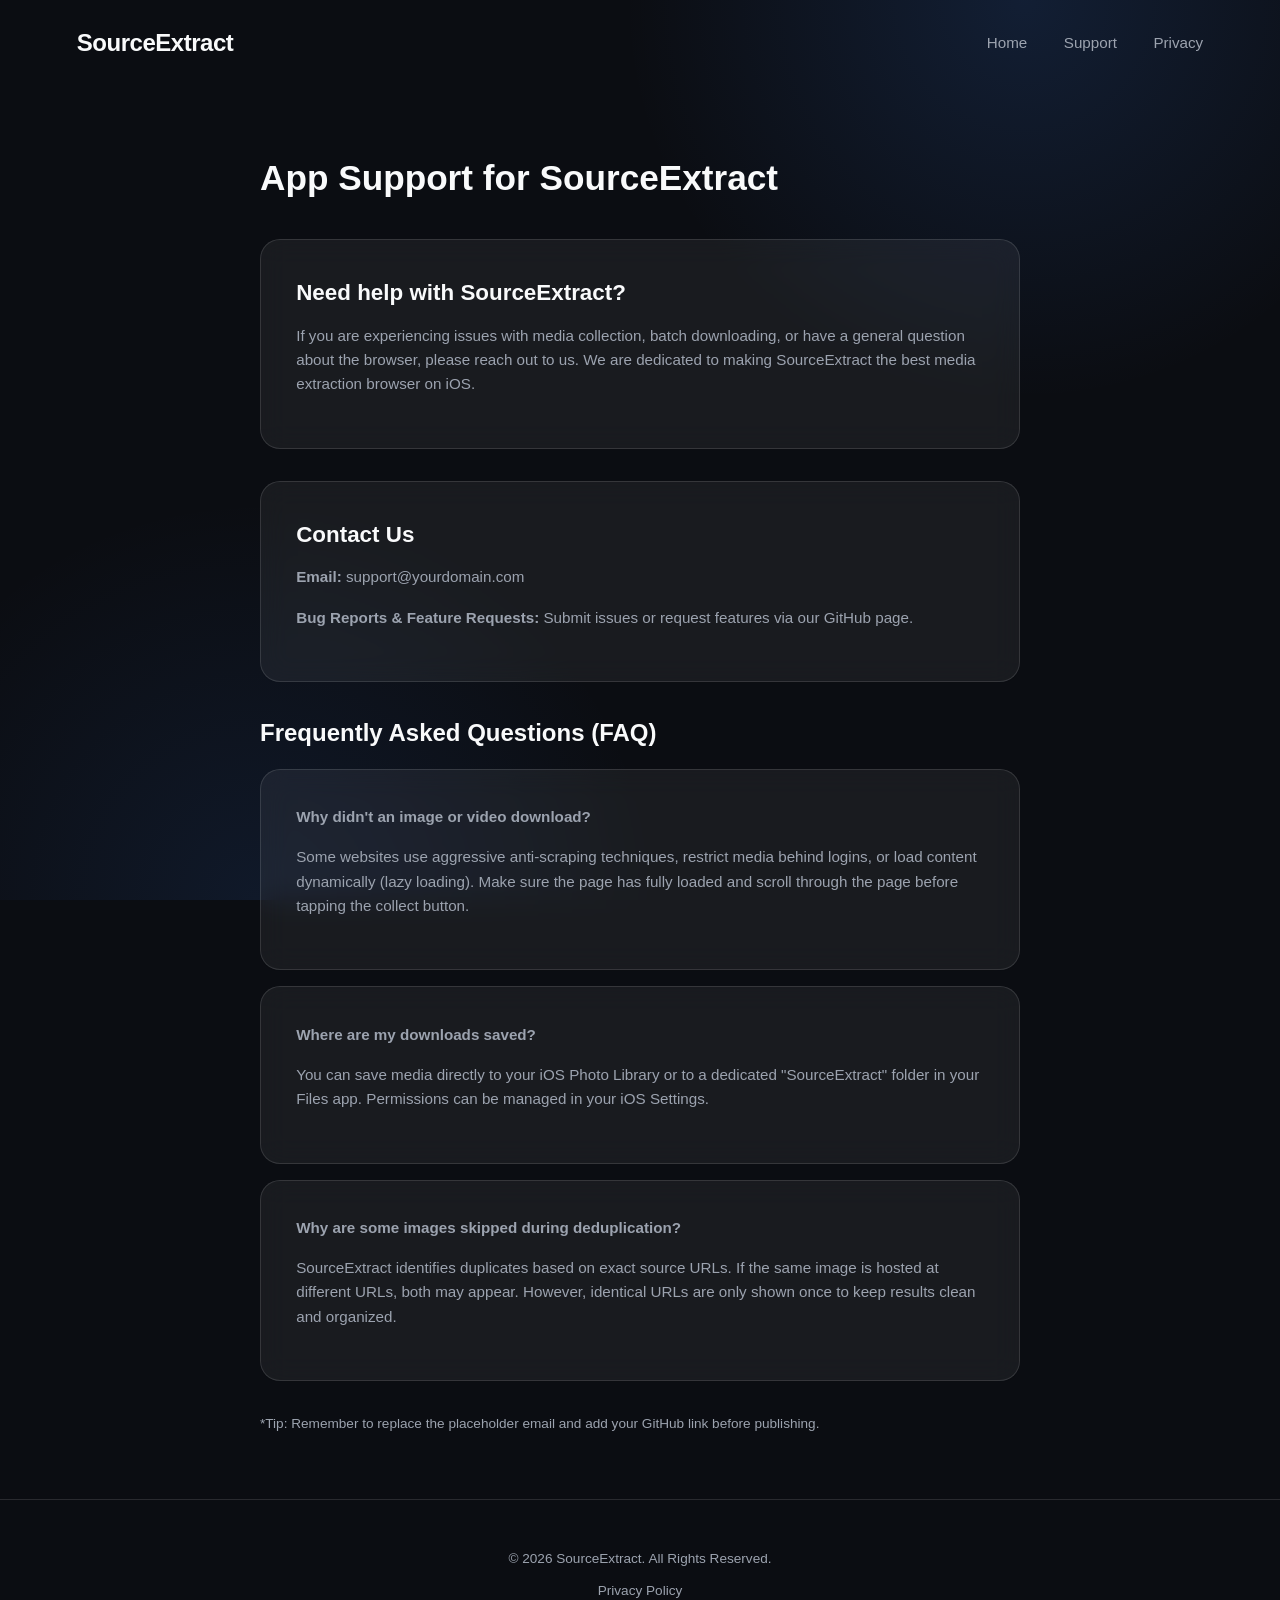
<file: support.html>
<!DOCTYPE html>
<html lang="en">
<head>
    <meta charset="UTF-8">
    <meta name="viewport" content="width=device-width, initial-scale=1.0">
    <title>Support - SourceExtract</title>
    <link rel="stylesheet" href="style.css">
</head>
<body>

<header>
    <h2>SourceExtract</h2>
    <nav class="nav-links">
        <a href="index.html">Home</a>
        <a href="support.html">Support</a>
        <a href="privacy.html">Privacy</a>
    </nav>
</header>

    <div class="container">
        <h1>App Support for SourceExtract</h1>

        <div class="card">
            <h3>Need help with SourceExtract?</h3>
            <p>
                If you are experiencing issues with media collection, batch downloading,
                or have a general question about the browser, please reach out to us.
                We are dedicated to making SourceExtract the best media extraction browser on iOS.
            </p>
        </div>

        <div class="card" style="margin-top: 2rem;">
            <h3>Contact Us</h3>
            <p><strong>Email:</strong> support@yourdomain.com</p>
            <p style="margin-top: 0.5rem;">
                <strong>Bug Reports & Feature Requests:</strong>
                Submit issues or request features via our GitHub page.
            </p>
        </div>

        <h2>Frequently Asked Questions (FAQ)</h2>

        <div class="card" style="margin-top: 1rem;">
            <p><strong>Why didn't an image or video download?</strong></p>
            <p>
                Some websites use aggressive anti-scraping techniques, restrict media behind
                logins, or load content dynamically (lazy loading). Make sure the page has fully
                loaded and scroll through the page before tapping the collect button.
            </p>
        </div>

        <div class="card" style="margin-top: 1rem;">
            <p><strong>Where are my downloads saved?</strong></p>
            <p>
                You can save media directly to your iOS Photo Library or to a dedicated
                "SourceExtract" folder in your Files app. Permissions can be managed
                in your iOS Settings.
            </p>
        </div>

        <div class="card" style="margin-top: 1rem;">
            <p><strong>Why are some images skipped during deduplication?</strong></p>
            <p>
                SourceExtract identifies duplicates based on exact source URLs. If the same
                image is hosted at different URLs, both may appear. However, identical URLs
                are only shown once to keep results clean and organized.
            </p>
        </div>

        <p style="margin-top: 2rem; font-size: 0.85rem; color: var(--text-secondary);">
            *Tip: Remember to replace the placeholder email and add your GitHub link before publishing.
        </p>
    </div>

    <footer>
        <p>&copy; 2026 SourceExtract. All Rights Reserved.</p>
        <p style="margin-top: 10px;">
            <a href="privacy.html" style="color: var(--text-secondary); text-decoration: none;">
                Privacy Policy
            </a>
        </p>
    </footer>

</body>
</html>
</file>
<file: style.css>
:root {
    --bg-color: #0b0d12;
    --text-primary: #f9fafb;
    --text-secondary: #9ca3af;
    --accent: #3b82f6;

    --card-bg: rgba(255, 255, 255, 0.06);
    --card-border: rgba(255, 255, 255, 0.12);

    --radius: 20px;
}

* {
    margin: 0;
    padding: 0;
    box-sizing: border-box;
}

body {
    font-family: -apple-system, BlinkMacSystemFont, "Segoe UI", Roboto, sans-serif;
    background: var(--bg-color);
    color: var(--text-primary);
    line-height: 1.6;

    background-image:
        radial-gradient(circle at 80% 0%, rgba(59, 130, 246, 0.15), transparent 400px),
        radial-gradient(circle at 20% 100%, rgba(59, 130, 246, 0.1), transparent 400px);
    background-attachment: fixed;
}

/* NAV */
header {
    padding: 1.5rem 6%;
    display: flex;
    justify-content: space-between;
    align-items: center;
}

header h2 {
    font-weight: 600;
    letter-spacing: -0.02em;
}

.nav-links a {
    color: var(--text-secondary);
    text-decoration: none;
    margin-left: 2rem;
    font-size: 0.95rem;
    transition: 0.25s;
}

.nav-links a:hover {
    color: var(--text-primary);
}

/* HERO */
.hero {
    text-align: center;
    padding: 7rem 20px 5rem;
    max-width: 850px;
    margin: 0 auto;
}

.hero h1 {
    font-size: 3.8rem;
    font-weight: 700;
    letter-spacing: -0.04em;
    margin-bottom: 1.2rem;
}

.hero p {
    font-size: 1.25rem;
    color: var(--text-secondary);
    margin-bottom: 2.5rem;
}

/* CTA BUTTON */
.cta {
    display: inline-block;
    padding: 14px 28px;
    border-radius: 999px;
    background: linear-gradient(135deg, #3b82f6, #2563eb);
    color: white;
    text-decoration: none;
    font-weight: 500;
    transition: 0.25s;
    box-shadow: 0 10px 25px rgba(59, 130, 246, 0.3);
}

.cta:hover {
    transform: translateY(-2px);
    box-shadow: 0 14px 30px rgba(59, 130, 246, 0.4);
}

/* FEATURES */
.features {
    display: grid;
    grid-template-columns: repeat(auto-fit, minmax(280px, 1fr));
    gap: 2rem;
    padding: 4rem 6%;
    max-width: 1200px;
    margin: 0 auto;
}

.card {
    background: var(--card-bg);
    border: 1px solid var(--card-border);
    backdrop-filter: blur(14px);
    -webkit-backdrop-filter: blur(14px);
    padding: 2.2rem;
    border-radius: var(--radius);
    transition: 0.3s ease;
}

.card:hover {
    transform: translateY(-6px);
    border-color: rgba(255, 255, 255, 0.2);
}

.card h3 {
    font-size: 1.4rem;
    margin-bottom: 0.8rem;
}

.card p {
    color: var(--text-secondary);
    font-size: 0.95rem;
}

/* CONTENT PAGES */
.container {
    max-width: 800px;
    margin: 4rem auto;
    padding: 0 20px;
}

.container h1 {
    font-size: 2.2rem;
    margin-bottom: 2rem;
}

.container h2 {
    margin-top: 2rem;
    margin-bottom: 1rem;
}

.container p {
    margin-bottom: 1rem;
    color: var(--text-secondary);
}

/* FOOTER */
footer {
    text-align: center;
    padding: 3rem 20px;
    color: var(--text-secondary);
    font-size: 0.85rem;
    border-top: 1px solid var(--card-border);
    margin-top: 4rem;
}
</file>
